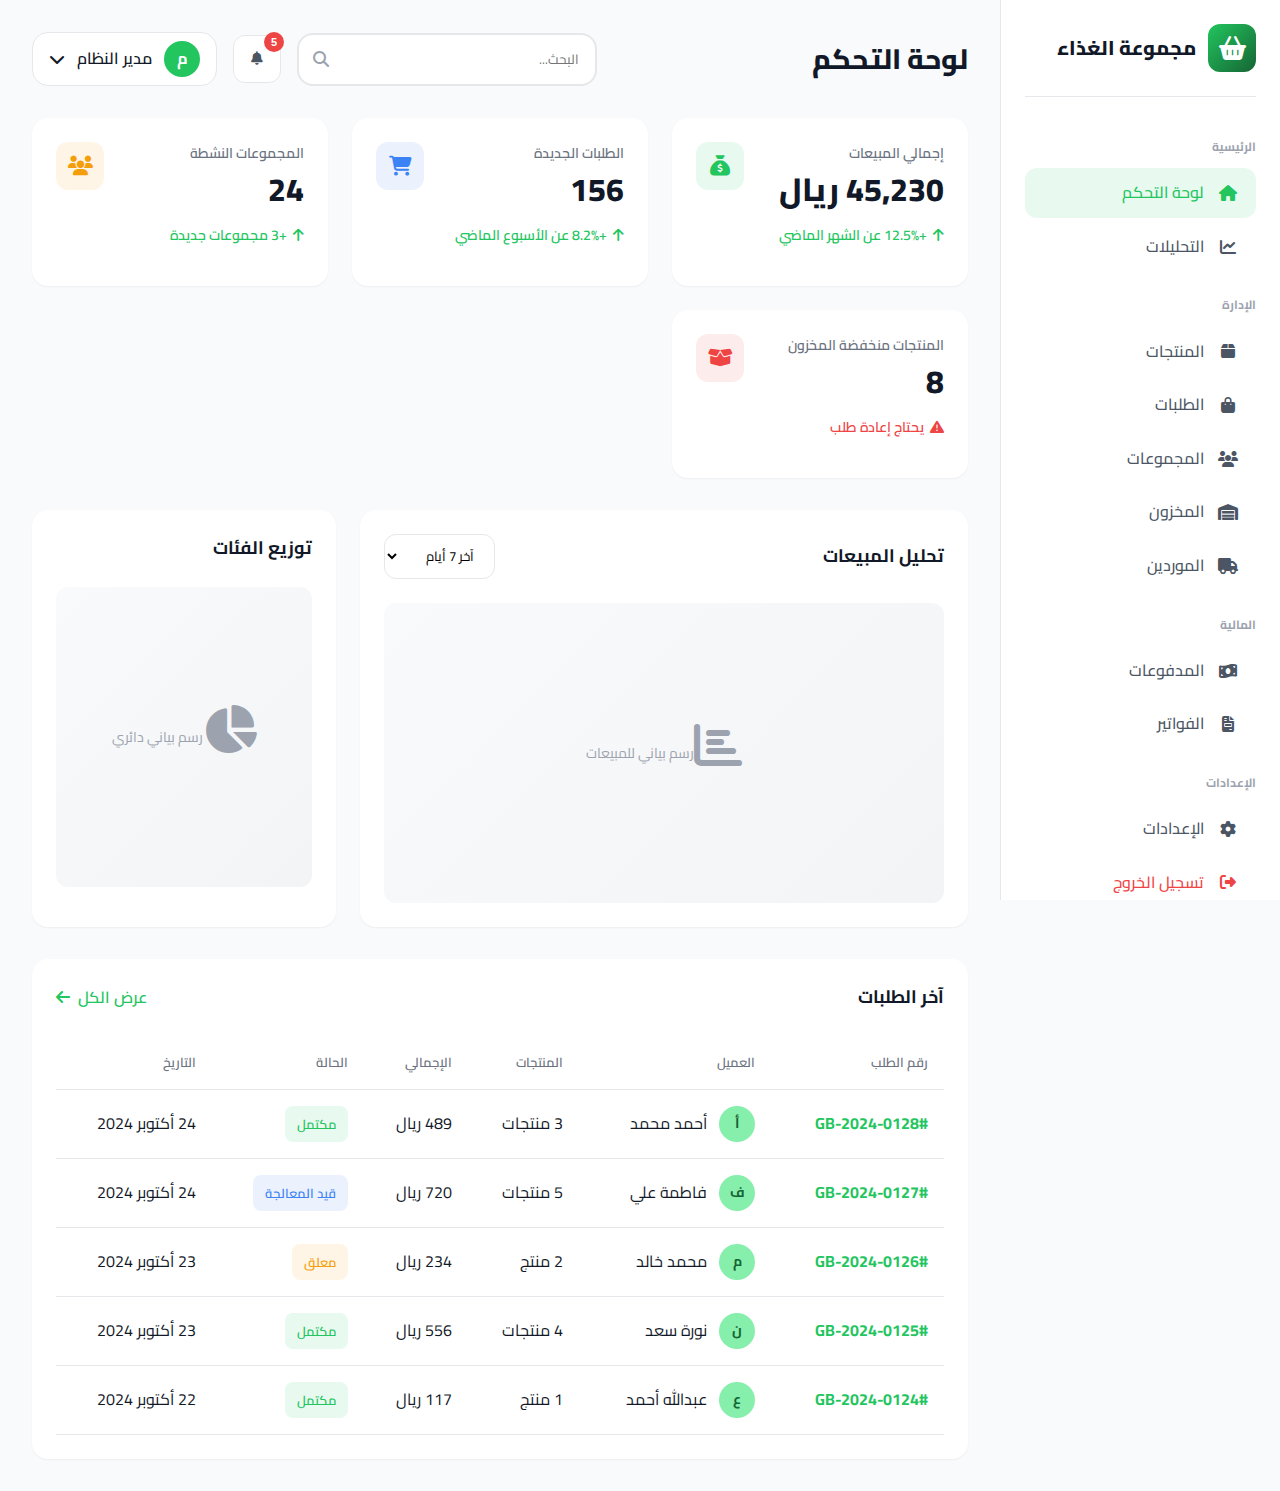
<file: dashboard.html>
<!DOCTYPE html>
<html lang="ar" dir="rtl">
<head>
    <meta charset="UTF-8">
    <meta name="viewport" content="width=device-width, initial-scale=1.0">
    <title>لوحة التحكم - مجموعة الغذاء</title>
    <link href="https://fonts.googleapis.com/css2?family=Cairo:wght@300;400;500;600;700;800&display=swap" rel="stylesheet">
    <link rel="stylesheet" href="https://cdnjs.cloudflare.com/ajax/libs/font-awesome/6.4.0/css/all.min.css">
    <style>
        :root {
            --primary: #22C55E;
            --primary-light: #86EFAC;
            --primary-dark: #166534;
            --secondary: #3B82F6;
            --accent: #F59E0B;
            --danger: #EF4444;
            --dark: #0F172A;
            --gray-900: #111827;
            --gray-700: #374151;
            --gray-600: #4B5563;
            --gray-500: #6B7280;
            --gray-400: #9CA3AF;
            --gray-300: #D1D5DB;
            --gray-200: #E5E7EB;
            --gray-100: #F3F4F6;
            --gray-50: #F9FAFB;
            --white: #FFFFFF;
            --radius-sm: 8px;
            --radius-md: 12px;
            --radius-lg: 16px;
            --radius-xl: 24px;
            --shadow-sm: 0 1px 2px 0 rgba(0, 0, 0, 0.05);
            --shadow-md: 0 4px 6px -1px rgba(0, 0, 0, 0.1);
            --shadow-lg: 0 10px 15px -3px rgba(0, 0, 0, 0.1);
            --shadow-xl: 0 20px 25px -5px rgba(0, 0, 0, 0.1);
        }

        * {
            margin: 0;
            padding: 0;
            box-sizing: border-box;
        }

        body {
            font-family: 'Cairo', sans-serif;
            background-color: var(--gray-50);
            color: var(--gray-900);
            line-height: 1.6;
        }

        /* Admin Layout */
        .admin-layout {
            display: grid;
            grid-template-columns: 280px 1fr;
            min-height: 100vh;
        }

        /* Sidebar */
        .sidebar {
            background: var(--white);
            border-left: 1px solid var(--gray-200);
            padding: 24px;
            position: sticky;
            top: 0;
            height: 100vh;
            overflow-y: auto;
        }

        .sidebar-logo {
            display: flex;
            align-items: center;
            gap: 12px;
            margin-bottom: 40px;
            padding-bottom: 24px;
            border-bottom: 1px solid var(--gray-200);
        }

        .sidebar-logo-icon {
            width: 48px;
            height: 48px;
            background: linear-gradient(135deg, var(--primary) 0%, var(--primary-dark) 100%);
            border-radius: var(--radius-md);
            display: flex;
            align-items: center;
            justify-content: center;
            color: var(--white);
            font-size: 24px;
        }

        .sidebar-logo-text {
            font-size: 20px;
            font-weight: 800;
            color: var(--gray-900);
        }

        .sidebar-menu {
            list-style: none;
        }

        .menu-category {
            font-size: 12px;
            font-weight: 700;
            color: var(--gray-400);
            text-transform: uppercase;
            margin: 24px 0 12px;
            letter-spacing: 0.5px;
        }

        .menu-item {
            margin-bottom: 4px;
        }

        .menu-link {
            display: flex;
            align-items: center;
            gap: 12px;
            padding: 12px 16px;
            color: var(--gray-600);
            text-decoration: none;
            border-radius: var(--radius-md);
            transition: all 0.3s;
            font-weight: 500;
        }

        .menu-link:hover,
        .menu-link.active {
            background: rgba(34, 197, 94, 0.1);
            color: var(--primary);
        }

        .menu-link i {
            width: 24px;
            text-align: center;
        }

        /* Main Content */
        .main-content {
            padding: 32px;
        }

        /* Top Bar */
        .top-bar {
            display: flex;
            justify-content: space-between;
            align-items: center;
            margin-bottom: 32px;
        }

        .page-title {
            font-size: 28px;
            font-weight: 800;
        }

        .top-actions {
            display: flex;
            gap: 16px;
            align-items: center;
        }

        .search-box {
            position: relative;
        }

        .search-box input {
            padding: 12px 16px 12px 48px;
            border: 2px solid var(--gray-200);
            border-radius: var(--radius-lg);
            font-family: 'Cairo', sans-serif;
            width: 300px;
            transition: all 0.3s;
        }

        .search-box input:focus {
            outline: none;
            border-color: var(--primary);
        }

        .search-box i {
            position: absolute;
            left: 16px;
            top: 50%;
            transform: translateY(-50%);
            color: var(--gray-400);
        }

        .notification-btn {
            width: 48px;
            height: 48px;
            background: var(--white);
            border: 1px solid var(--gray-200);
            border-radius: var(--radius-md);
            display: flex;
            align-items: center;
            justify-content: center;
            color: var(--gray-600);
            cursor: pointer;
            position: relative;
            transition: all 0.3s;
        }

        .notification-btn:hover {
            border-color: var(--primary);
            color: var(--primary);
        }

        .notification-badge {
            position: absolute;
            top: -4px;
            right: -4px;
            width: 20px;
            height: 20px;
            background: var(--danger);
            color: var(--white);
            border-radius: 50%;
            display: flex;
            align-items: center;
            justify-content: center;
            font-size: 11px;
            font-weight: 700;
        }

        .user-menu {
            display: flex;
            align-items: center;
            gap: 12px;
            padding: 8px 16px;
            background: var(--white);
            border: 1px solid var(--gray-200);
            border-radius: var(--radius-lg);
            cursor: pointer;
            transition: all 0.3s;
        }

        .user-menu:hover {
            border-color: var(--primary);
        }

        .user-avatar {
            width: 36px;
            height: 36px;
            background: var(--primary);
            border-radius: 50%;
            display: flex;
            align-items: center;
            justify-content: center;
            color: var(--white);
            font-weight: 700;
        }

        /* Stats Grid */
        .stats-grid {
            display: grid;
            grid-template-columns: repeat(auto-fit, minmax(260px, 1fr));
            gap: 24px;
            margin-bottom: 32px;
        }

        .stat-card {
            background: var(--white);
            border-radius: var(--radius-lg);
            padding: 24px;
            box-shadow: var(--shadow-sm);
            transition: all 0.3s;
        }

        .stat-card:hover {
            box-shadow: var(--shadow-md);
            transform: translateY(-4px);
        }

        .stat-header {
            display: flex;
            justify-content: space-between;
            align-items: flex-start;
            margin-bottom: 16px;
        }

        .stat-title {
            font-size: 14px;
            color: var(--gray-500);
            font-weight: 600;
        }

        .stat-icon {
            width: 48px;
            height: 48px;
            border-radius: var(--radius-md);
            display: flex;
            align-items: center;
            justify-content: center;
            font-size: 20px;
        }

        .stat-icon.green {
            background: rgba(34, 197, 94, 0.1);
            color: var(--primary);
        }

        .stat-icon.blue {
            background: rgba(59, 130, 246, 0.1);
            color: var(--secondary);
        }

        .stat-icon.orange {
            background: rgba(245, 158, 11, 0.1);
            color: var(--accent);
        }

        .stat-icon.red {
            background: rgba(239, 68, 68, 0.1);
            color: var(--danger);
        }

        .stat-value {
            font-size: 32px;
            font-weight: 800;
            color: var(--gray-900);
            margin-bottom: 8px;
        }

        .stat-change {
            display: flex;
            align-items: center;
            gap: 6px;
            font-size: 14px;
            font-weight: 600;
        }

        .stat-change.positive {
            color: var(--primary);
        }

        .stat-change.negative {
            color: var(--danger);
        }

        /* Charts Section */
        .charts-grid {
            display: grid;
            grid-template-columns: 2fr 1fr;
            gap: 24px;
            margin-bottom: 32px;
        }

        .chart-card {
            background: var(--white);
            border-radius: var(--radius-lg);
            padding: 24px;
            box-shadow: var(--shadow-sm);
        }

        .chart-header {
            display: flex;
            justify-content: space-between;
            align-items: center;
            margin-bottom: 24px;
        }

        .chart-title {
            font-size: 18px;
            font-weight: 700;
        }

        .chart-filter {
            padding: 8px 16px;
            border: 1px solid var(--gray-200);
            border-radius: var(--radius-md);
            font-family: 'Cairo', sans-serif;
            background: var(--white);
            cursor: pointer;
        }

        /* Chart Placeholder */
        .chart-placeholder {
            height: 300px;
            background: linear-gradient(135deg, var(--gray-50) 0%, var(--gray-100) 100%);
            border-radius: var(--radius-md);
            display: flex;
            align-items: center;
            justify-content: center;
            color: var(--gray-400);
            font-size: 14px;
        }

        /* Recent Orders */
        .orders-section {
            background: var(--white);
            border-radius: var(--radius-lg);
            padding: 24px;
            box-shadow: var(--shadow-sm);
        }

        .section-header {
            display: flex;
            justify-content: space-between;
            align-items: center;
            margin-bottom: 24px;
        }

        .btn-view-all {
            color: var(--primary);
            text-decoration: none;
            font-weight: 600;
            display: flex;
            align-items: center;
            gap: 8px;
        }

        .data-table {
            width: 100%;
            border-collapse: collapse;
        }

        .data-table th {
            text-align: right;
            padding: 16px;
            font-size: 13px;
            font-weight: 600;
            color: var(--gray-500);
            text-transform: uppercase;
            border-bottom: 1px solid var(--gray-200);
        }

        .data-table td {
            padding: 16px;
            border-bottom: 1px solid var(--gray-200);
        }

        .data-table tr:hover {
            background: var(--gray-50);
        }

        .order-id {
            font-weight: 700;
            color: var(--primary);
        }

        .customer-info {
            display: flex;
            align-items: center;
            gap: 12px;
        }

        .customer-avatar {
            width: 36px;
            height: 36px;
            background: var(--primary-light);
            border-radius: 50%;
            display: flex;
            align-items: center;
            justify-content: center;
            color: var(--primary-dark);
            font-weight: 700;
            font-size: 14px;
        }

        .status-badge {
            padding: 6px 12px;
            border-radius: var(--radius-sm);
            font-size: 13px;
            font-weight: 600;
        }

        .status-completed {
            background: rgba(34, 197, 94, 0.1);
            color: var(--primary);
        }

        .status-pending {
            background: rgba(245, 158, 11, 0.1);
            color: var(--accent);
        }

        .status-processing {
            background: rgba(59, 130, 246, 0.1);
            color: var(--secondary);
        }

        /* Responsive */
        @media (max-width: 1024px) {
            .admin-layout {
                grid-template-columns: 1fr;
            }

            .sidebar {
                display: none;
            }

            .charts-grid {
                grid-template-columns: 1fr;
            }
        }

        @media (max-width: 768px) {
            .stats-grid {
                grid-template-columns: 1fr;
            }

            .data-table {
                display: block;
                overflow-x: auto;
            }
        }
    </style>
</head>
<body>
    <div class="admin-layout">
        <!-- Sidebar -->
        <aside class="sidebar">
            <div class="sidebar-logo">
                <div class="sidebar-logo-icon">
                    <i class="fas fa-shopping-basket"></i>
                </div>
                <span class="sidebar-logo-text">مجموعة الغذاء</span>
            </div>

            <nav>
                <div class="menu-category">الرئيسية</div>
                <ul class="sidebar-menu">
                    <li class="menu-item">
                        <a href="#" class="menu-link active">
                            <i class="fas fa-home"></i>
                            لوحة التحكم
                        </a>
                    </li>
                    <li class="menu-item">
                        <a href="#" class="menu-link">
                            <i class="fas fa-chart-line"></i>
                            التحليلات
                        </a>
                    </li>
                </ul>

                <div class="menu-category">الإدارة</div>
                <ul class="sidebar-menu">
                    <li class="menu-item">
                        <a href="#" class="menu-link">
                            <i class="fas fa-box"></i>
                            المنتجات
                        </a>
                    </li>
                    <li class="menu-item">
                        <a href="#" class="menu-link">
                            <i class="fas fa-shopping-bag"></i>
                            الطلبات
                        </a>
                    </li>
                    <li class="menu-item">
                        <a href="#" class="menu-link">
                            <i class="fas fa-users"></i>
                            المجموعات
                        </a>
                    </li>
                    <li class="menu-item">
                        <a href="#" class="menu-link">
                            <i class="fas fa-warehouse"></i>
                            المخزون
                        </a>
                    </li>
                    <li class="menu-item">
                        <a href="#" class="menu-link">
                            <i class="fas fa-truck"></i>
                            الموردين
                        </a>
                    </li>
                </ul>

                <div class="menu-category">المالية</div>
                <ul class="sidebar-menu">
                    <li class="menu-item">
                        <a href="#" class="menu-link">
                            <i class="fas fa-money-bill-wave"></i>
                            المدفوعات
                        </a>
                    </li>
                    <li class="menu-item">
                        <a href="#" class="menu-link">
                            <i class="fas fa-file-invoice"></i>
                            الفواتير
                        </a>
                    </li>
                </ul>

                <div class="menu-category">الإعدادات</div>
                <ul class="sidebar-menu">
                    <li class="menu-item">
                        <a href="#" class="menu-link">
                            <i class="fas fa-cog"></i>
                            الإعدادات
                        </a>
                    </li>
                    <li class="menu-item">
                        <a href="#" class="menu-link" style="color: var(--danger);">
                            <i class="fas fa-sign-out-alt"></i>
                            تسجيل الخروج
                        </a>
                    </li>
                </ul>
            </nav>
        </aside>

        <!-- Main Content -->
        <main class="main-content">
            <!-- Top Bar -->
            <div class="top-bar">
                <h1 class="page-title">لوحة التحكم</h1>
                <div class="top-actions">
                    <div class="search-box">
                        <input type="text" placeholder="البحث...">
                        <i class="fas fa-search"></i>
                    </div>
                    <button class="notification-btn">
                        <i class="fas fa-bell"></i>
                        <span class="notification-badge">5</span>
                    </button>
                    <div class="user-menu">
                        <div class="user-avatar">م</div>
                        <span style="font-weight: 600;">مدير النظام</span>
                        <i class="fas fa-chevron-down"></i>
                    </div>
                </div>
            </div>

            <!-- Stats Grid -->
            <div class="stats-grid">
                <div class="stat-card">
                    <div class="stat-header">
                        <div>
                            <div class="stat-title">إجمالي المبيعات</div>
                            <div class="stat-value">45,230 ريال</div>
                            <div class="stat-change positive">
                                <i class="fas fa-arrow-up"></i>
                                +12.5% عن الشهر الماضي
                            </div>
                        </div>
                        <div class="stat-icon green">
                            <i class="fas fa-sack-dollar"></i>
                        </div>
                    </div>
                </div>

                <div class="stat-card">
                    <div class="stat-header">
                        <div>
                            <div class="stat-title">الطلبات الجديدة</div>
                            <div class="stat-value">156</div>
                            <div class="stat-change positive">
                                <i class="fas fa-arrow-up"></i>
                                +8.2% عن الأسبوع الماضي
                            </div>
                        </div>
                        <div class="stat-icon blue">
                            <i class="fas fa-shopping-cart"></i>
                        </div>
                    </div>
                </div>

                <div class="stat-card">
                    <div class="stat-header">
                        <div>
                            <div class="stat-title">المجموعات النشطة</div>
                            <div class="stat-value">24</div>
                            <div class="stat-change positive">
                                <i class="fas fa-arrow-up"></i>
                                +3 مجموعات جديدة
                            </div>
                        </div>
                        <div class="stat-icon orange">
                            <i class="fas fa-users"></i>
                        </div>
                    </div>
                </div>

                <div class="stat-card">
                    <div class="stat-header">
                        <div>
                            <div class="stat-title">المنتجات منخفضة المخزون</div>
                            <div class="stat-value">8</div>
                            <div class="stat-change negative">
                                <i class="fas fa-exclamation-triangle"></i>
                                يحتاج إعادة طلب
                            </div>
                        </div>
                        <div class="stat-icon red">
                            <i class="fas fa-box-open"></i>
                        </div>
                    </div>
                </div>
            </div>

            <!-- Charts -->
            <div class="charts-grid">
                <div class="chart-card">
                    <div class="chart-header">
                        <h3 class="chart-title">تحليل المبيعات</h3>
                        <select class="chart-filter">
                            <option>آخر 7 أيام</option>
                            <option>آخر 30 يوم</option>
                            <option>هذا الشهر</option>
                        </select>
                    </div>
                    <div class="chart-placeholder">
                        <i class="fas fa-chart-bar" style="font-size: 48px; margin-bottom: 16px;"></i>
                        <div>رسم بياني للمبيعات</div>
                    </div>
                </div>

                <div class="chart-card">
                    <div class="chart-header">
                        <h3 class="chart-title">توزيع الفئات</h3>
                    </div>
                    <div class="chart-placeholder">
                        <i class="fas fa-chart-pie" style="font-size: 48px; margin-bottom: 16px;"></i>
                        <div>رسم بياني دائري</div>
                    </div>
                </div>
            </div>

            <!-- Recent Orders -->
            <div class="orders-section">
                <div class="section-header">
                    <h3 class="chart-title">آخر الطلبات</h3>
                    <a href="#" class="btn-view-all">
                        عرض الكل
                        <i class="fas fa-arrow-left"></i>
                    </a>
                </div>
                <table class="data-table">
                    <thead>
                        <tr>
                            <th>رقم الطلب</th>
                            <th>العميل</th>
                            <th>المنتجات</th>
                            <th>الإجمالي</th>
                            <th>الحالة</th>
                            <th>التاريخ</th>
                        </tr>
                    </thead>
                    <tbody>
                        <tr>
                            <td><span class="order-id">#GB-2024-0128</span></td>
                            <td>
                                <div class="customer-info">
                                    <div class="customer-avatar">أ</div>
                                    <span>أحمد محمد</span>
                                </div>
                            </td>
                            <td>3 منتجات</td>
                            <td>489 ريال</td>
                            <td><span class="status-badge status-completed">مكتمل</span></td>
                            <td>24 أكتوبر 2024</td>
                        </tr>
                        <tr>
                            <td><span class="order-id">#GB-2024-0127</span></td>
                            <td>
                                <div class="customer-info">
                                    <div class="customer-avatar">ف</div>
                                    <span>فاطمة علي</span>
                                </div>
                            </td>
                            <td>5 منتجات</td>
                            <td>720 ريال</td>
                            <td><span class="status-badge status-processing">قيد المعالجة</span></td>
                            <td>24 أكتوبر 2024</td>
                        </tr>
                        <tr>
                            <td><span class="order-id">#GB-2024-0126</span></td>
                            <td>
                                <div class="customer-info">
                                    <div class="customer-avatar">م</div>
                                    <span>محمد خالد</span>
                                </div>
                            </td>
                            <td>2 منتج</td>
                            <td>234 ريال</td>
                            <td><span class="status-badge status-pending">معلق</span></td>
                            <td>23 أكتوبر 2024</td>
                        </tr>
                        <tr>
                            <td><span class="order-id">#GB-2024-0125</span></td>
                            <td>
                                <div class="customer-info">
                                    <div class="customer-avatar">ن</div>
                                    <span>نورة سعد</span>
                                </div>
                            </td>
                            <td>4 منتجات</td>
                            <td>556 ريال</td>
                            <td><span class="status-badge status-completed">مكتمل</span></td>
                            <td>23 أكتوبر 2024</td>
                        </tr>
                        <tr>
                            <td><span class="order-id">#GB-2024-0124</span></td>
                            <td>
                                <div class="customer-info">
                                    <div class="customer-avatar">ع</div>
                                    <span>عبدالله أحمد</span>
                                </div>
                            </td>
                            <td>1 منتج</td>
                            <td>117 ريال</td>
                            <td><span class="status-badge status-completed">مكتمل</span></td>
                            <td>22 أكتوبر 2024</td>
                        </tr>
                    </tbody>
                </table>
            </div>
        </main>
    </div>
</body>
</html>
</file>
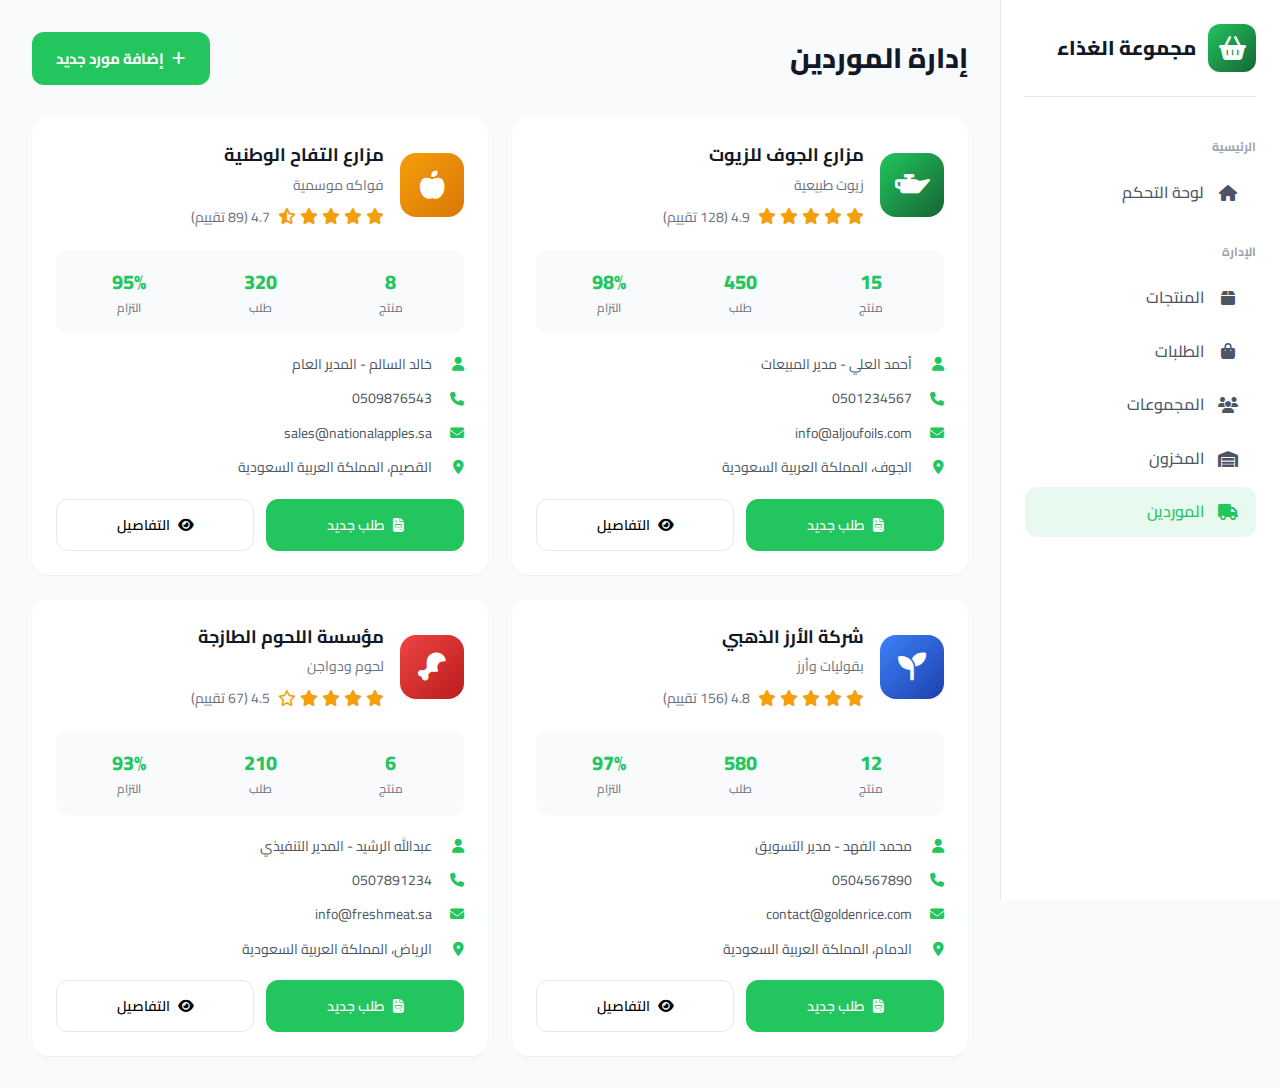
<file: suppliers.html>
<!DOCTYPE html>
<html lang="ar" dir="rtl">
<head>
    <meta charset="UTF-8">
    <meta name="viewport" content="width=device-width, initial-scale=1.0">
    <title>إدارة الموردين - مجموعة الغذاء</title>
    <link href="https://fonts.googleapis.com/css2?family=Cairo:wght@300;400;500;600;700;800&display=swap" rel="stylesheet">
    <link rel="stylesheet" href="https://cdnjs.cloudflare.com/ajax/libs/font-awesome/6.4.0/css/all.min.css">
    <style>
        :root {
            --primary: #22C55E;
            --primary-light: #86EFAC;
            --primary-dark: #166534;
            --secondary: #3B82F6;
            --accent: #F59E0B;
            --danger: #EF4444;
            --dark: #0F172A;
            --gray-900: #111827;
            --gray-700: #374151;
            --gray-600: #4B5563;
            --gray-500: #6B7280;
            --gray-400: #9CA3AF;
            --gray-300: #D1D5DB;
            --gray-200: #E5E7EB;
            --gray-100: #F3F4F6;
            --gray-50: #F9FAFB;
            --white: #FFFFFF;
            --radius-sm: 8px;
            --radius-md: 12px;
            --radius-lg: 16px;
            --radius-xl: 24px;
            --shadow-sm: 0 1px 2px 0 rgba(0, 0, 0, 0.05);
            --shadow-md: 0 4px 6px -1px rgba(0, 0, 0, 0.1);
            --shadow-lg: 0 10px 15px -3px rgba(0, 0, 0, 0.1);
        }

        * {
            margin: 0;
            padding: 0;
            box-sizing: border-box;
        }

        body {
            font-family: 'Cairo', sans-serif;
            background-color: var(--gray-50);
            color: var(--gray-900);
            line-height: 1.6;
        }

        .admin-layout {
            display: grid;
            grid-template-columns: 280px 1fr;
            min-height: 100vh;
        }

        .sidebar {
            background: var(--white);
            border-left: 1px solid var(--gray-200);
            padding: 24px;
            position: sticky;
            top: 0;
            height: 100vh;
            overflow-y: auto;
        }

        .sidebar-logo {
            display: flex;
            align-items: center;
            gap: 12px;
            margin-bottom: 40px;
            padding-bottom: 24px;
            border-bottom: 1px solid var(--gray-200);
        }

        .sidebar-logo-icon {
            width: 48px;
            height: 48px;
            background: linear-gradient(135deg, var(--primary) 0%, var(--primary-dark) 100%);
            border-radius: var(--radius-md);
            display: flex;
            align-items: center;
            justify-content: center;
            color: var(--white);
            font-size: 24px;
        }

        .sidebar-logo-text {
            font-size: 20px;
            font-weight: 800;
        }

        .sidebar-menu {
            list-style: none;
        }

        .menu-category {
            font-size: 12px;
            font-weight: 700;
            color: var(--gray-400);
            text-transform: uppercase;
            margin: 24px 0 12px;
            letter-spacing: 0.5px;
        }

        .menu-item {
            margin-bottom: 4px;
        }

        .menu-link {
            display: flex;
            align-items: center;
            gap: 12px;
            padding: 12px 16px;
            color: var(--gray-600);
            text-decoration: none;
            border-radius: var(--radius-md);
            transition: all 0.3s;
            font-weight: 500;
        }

        .menu-link:hover,
        .menu-link.active {
            background: rgba(34, 197, 94, 0.1);
            color: var(--primary);
        }

        .menu-link i {
            width: 24px;
            text-align: center;
        }

        .main-content {
            padding: 32px;
        }

        .top-bar {
            display: flex;
            justify-content: space-between;
            align-items: center;
            margin-bottom: 32px;
        }

        .page-title {
            font-size: 28px;
            font-weight: 800;
        }

        .btn-primary {
            padding: 12px 24px;
            background: var(--primary);
            color: var(--white);
            border: none;
            border-radius: var(--radius-md);
            font-family: 'Cairo', sans-serif;
            font-size: 15px;
            font-weight: 700;
            cursor: pointer;
            display: flex;
            align-items: center;
            gap: 8px;
            transition: all 0.3s;
            text-decoration: none;
        }

        .btn-primary:hover {
            background: var(--primary-dark);
        }

        .suppliers-grid {
            display: grid;
            grid-template-columns: repeat(auto-fill, minmax(350px, 1fr));
            gap: 24px;
        }

        .supplier-card {
            background: var(--white);
            border-radius: var(--radius-lg);
            padding: 24px;
            box-shadow: var(--shadow-sm);
            transition: all 0.3s;
        }

        .supplier-card:hover {
            box-shadow: var(--shadow-lg);
            transform: translateY(-4px);
        }

        .supplier-header {
            display: flex;
            align-items: center;
            gap: 16px;
            margin-bottom: 20px;
        }

        .supplier-avatar {
            width: 64px;
            height: 64px;
            background: linear-gradient(135deg, var(--primary) 0%, var(--primary-dark) 100%);
            border-radius: var(--radius-lg);
            display: flex;
            align-items: center;
            justify-content: center;
            color: var(--white);
            font-size: 28px;
        }

        .supplier-info h3 {
            font-size: 18px;
            font-weight: 700;
            margin-bottom: 4px;
        }

        .supplier-type {
            font-size: 14px;
            color: var(--gray-500);
        }

        .supplier-stats {
            display: grid;
            grid-template-columns: repeat(3, 1fr);
            gap: 16px;
            margin-bottom: 20px;
            padding: 16px;
            background: var(--gray-50);
            border-radius: var(--radius-md);
        }

        .supplier-stat {
            text-align: center;
        }

        .supplier-stat-value {
            font-size: 20px;
            font-weight: 800;
            color: var(--primary);
        }

        .supplier-stat-label {
            font-size: 12px;
            color: var(--gray-500);
        }

        .supplier-contact {
            margin-bottom: 20px;
        }

        .contact-item {
            display: flex;
            align-items: center;
            gap: 12px;
            margin-bottom: 12px;
            color: var(--gray-600);
            font-size: 14px;
        }

        .contact-item i {
            width: 20px;
            color: var(--primary);
        }

        .supplier-actions {
            display: flex;
            gap: 12px;
        }

        .btn-action {
            flex: 1;
            padding: 12px;
            border: 1px solid var(--gray-200);
            background: var(--white);
            border-radius: var(--radius-md);
            cursor: pointer;
            font-family: 'Cairo', sans-serif;
            font-size: 14px;
            font-weight: 600;
            transition: all 0.3s;
            display: flex;
            align-items: center;
            justify-content: center;
            gap: 8px;
        }

        .btn-action:hover {
            background: var(--gray-100);
        }

        .btn-action.primary {
            background: var(--primary);
            color: var(--white);
            border-color: var(--primary);
        }

        .btn-action.primary:hover {
            background: var(--primary-dark);
        }

        .rating {
            display: flex;
            align-items: center;
            gap: 8px;
            margin-top: 8px;
        }

        .stars {
            color: var(--accent);
        }

        .rating-text {
            font-size: 14px;
            color: var(--gray-500);
        }

        @media (max-width: 1024px) {
            .admin-layout {
                grid-template-columns: 1fr;
            }

            .sidebar {
                display: none;
            }

            .suppliers-grid {
                grid-template-columns: 1fr;
            }
        }
    </style>
</head>
<body>
    <div class="admin-layout">
        <aside class="sidebar">
            <div class="sidebar-logo">
                <div class="sidebar-logo-icon">
                    <i class="fas fa-shopping-basket"></i>
                </div>
                <span class="sidebar-logo-text">مجموعة الغذاء</span>
            </div>

            <nav>
                <div class="menu-category">الرئيسية</div>
                <ul class="sidebar-menu">
                    <li class="menu-item">
                        <a href="dashboard.html" class="menu-link">
                            <i class="fas fa-home"></i>
                            لوحة التحكم
                        </a>
                    </li>
                </ul>

                <div class="menu-category">الإدارة</div>
                <ul class="sidebar-menu">
                    <li class="menu-item">
                        <a href="products.html" class="menu-link">
                            <i class="fas fa-box"></i>
                            المنتجات
                        </a>
                    </li>
                    <li class="menu-item">
                        <a href="orders.html" class="menu-link">
                            <i class="fas fa-shopping-bag"></i>
                            الطلبات
                        </a>
                    </li>
                    <li class="menu-item">
                        <a href="groups.html" class="menu-link">
                            <i class="fas fa-users"></i>
                            المجموعات
                        </a>
                    </li>
                    <li class="menu-item">
                        <a href="inventory.html" class="menu-link">
                            <i class="fas fa-warehouse"></i>
                            المخزون
                        </a>
                    </li>
                    <li class="menu-item">
                        <a href="suppliers.html" class="menu-link active">
                            <i class="fas fa-truck"></i>
                            الموردين
                        </a>
                    </li>
                </ul>
            </nav>
        </aside>

        <main class="main-content">
            <div class="top-bar">
                <h1 class="page-title">إدارة الموردين</h1>
                <button class="btn-primary">
                    <i class="fas fa-plus"></i>
                    إضافة مورد جديد
                </button>
            </div>

            <div class="suppliers-grid">
                <div class="supplier-card">
                    <div class="supplier-header">
                        <div class="supplier-avatar">
                            <i class="fas fa-oil-can"></i>
                        </div>
                        <div class="supplier-info">
                            <h3>مزارع الجوف للزيوت</h3>
                            <div class="supplier-type">زيوت طبيعية</div>
                            <div class="rating">
                                <span class="stars">
                                    <i class="fas fa-star"></i>
                                    <i class="fas fa-star"></i>
                                    <i class="fas fa-star"></i>
                                    <i class="fas fa-star"></i>
                                    <i class="fas fa-star"></i>
                                </span>
                                <span class="rating-text">4.9 (128 تقييم)</span>
                            </div>
                        </div>
                    </div>

                    <div class="supplier-stats">
                        <div class="supplier-stat">
                            <div class="supplier-stat-value">15</div>
                            <div class="supplier-stat-label">منتج</div>
                        </div>
                        <div class="supplier-stat">
                            <div class="supplier-stat-value">450</div>
                            <div class="supplier-stat-label">طلب</div>
                        </div>
                        <div class="supplier-stat">
                            <div class="supplier-stat-value">98%</div>
                            <div class="supplier-stat-label">التزام</div>
                        </div>
                    </div>

                    <div class="supplier-contact">
                        <div class="contact-item">
                            <i class="fas fa-user"></i>
                            أحمد العلي - مدير المبيعات
                        </div>
                        <div class="contact-item">
                            <i class="fas fa-phone"></i>
                            0501234567
                        </div>
                        <div class="contact-item">
                            <i class="fas fa-envelope"></i>
                            info@aljoufoils.com
                        </div>
                        <div class="contact-item">
                            <i class="fas fa-map-marker-alt"></i>
                            الجوف، المملكة العربية السعودية
                        </div>
                    </div>

                    <div class="supplier-actions">
                        <button class="btn-action primary">
                            <i class="fas fa-file-invoice"></i>
                            طلب جديد
                        </button>
                        <button class="btn-action">
                            <i class="fas fa-eye"></i>
                            التفاصيل
                        </button>
                    </div>
                </div>

                <div class="supplier-card">
                    <div class="supplier-header">
                        <div class="supplier-avatar" style="background: linear-gradient(135deg, var(--accent) 0%, #D97706 100%);">
                            <i class="fas fa-apple-alt"></i>
                        </div>
                        <div class="supplier-info">
                            <h3>مزارع التفاح الوطنية</h3>
                            <div class="supplier-type">فواكه موسمية</div>
                            <div class="rating">
                                <span class="stars">
                                    <i class="fas fa-star"></i>
                                    <i class="fas fa-star"></i>
                                    <i class="fas fa-star"></i>
                                    <i class="fas fa-star"></i>
                                    <i class="fas fa-star-half-alt"></i>
                                </span>
                                <span class="rating-text">4.7 (89 تقييم)</span>
                            </div>
                        </div>
                    </div>

                    <div class="supplier-stats">
                        <div class="supplier-stat">
                            <div class="supplier-stat-value">8</div>
                            <div class="supplier-stat-label">منتج</div>
                        </div>
                        <div class="supplier-stat">
                            <div class="supplier-stat-value">320</div>
                            <div class="supplier-stat-label">طلب</div>
                        </div>
                        <div class="supplier-stat">
                            <div class="supplier-stat-value">95%</div>
                            <div class="supplier-stat-label">التزام</div>
                        </div>
                    </div>

                    <div class="supplier-contact">
                        <div class="contact-item">
                            <i class="fas fa-user"></i>
                            خالد السالم - المدير العام
                        </div>
                        <div class="contact-item">
                            <i class="fas fa-phone"></i>
                            0509876543
                        </div>
                        <div class="contact-item">
                            <i class="fas fa-envelope"></i>
                            sales@nationalapples.sa
                        </div>
                        <div class="contact-item">
                            <i class="fas fa-map-marker-alt"></i>
                            القصيم، المملكة العربية السعودية
                        </div>
                    </div>

                    <div class="supplier-actions">
                        <button class="btn-action primary">
                            <i class="fas fa-file-invoice"></i>
                            طلب جديد
                        </button>
                        <button class="btn-action">
                            <i class="fas fa-eye"></i>
                            التفاصيل
                        </button>
                    </div>
                </div>

                <div class="supplier-card">
                    <div class="supplier-header">
                        <div class="supplier-avatar" style="background: linear-gradient(135deg, var(--secondary) 0%, #1E40AF 100%);">
                            <i class="fas fa-seedling"></i>
                        </div>
                        <div class="supplier-info">
                            <h3>شركة الأرز الذهبي</h3>
                            <div class="supplier-type">بقوليات وأرز</div>
                            <div class="rating">
                                <span class="stars">
                                    <i class="fas fa-star"></i>
                                    <i class="fas fa-star"></i>
                                    <i class="fas fa-star"></i>
                                    <i class="fas fa-star"></i>
                                    <i class="fas fa-star"></i>
                                </span>
                                <span class="rating-text">4.8 (156 تقييم)</span>
                            </div>
                        </div>
                    </div>

                    <div class="supplier-stats">
                        <div class="supplier-stat">
                            <div class="supplier-stat-value">12</div>
                            <div class="supplier-stat-label">منتج</div>
                        </div>
                        <div class="supplier-stat">
                            <div class="supplier-stat-value">580</div>
                            <div class="supplier-stat-label">طلب</div>
                        </div>
                        <div class="supplier-stat">
                            <div class="supplier-stat-value">97%</div>
                            <div class="supplier-stat-label">التزام</div>
                        </div>
                    </div>

                    <div class="supplier-contact">
                        <div class="contact-item">
                            <i class="fas fa-user"></i>
                            محمد الفهد - مدير التسويق
                        </div>
                        <div class="contact-item">
                            <i class="fas fa-phone"></i>
                            0504567890
                        </div>
                        <div class="contact-item">
                            <i class="fas fa-envelope"></i>
                            contact@goldenrice.com
                        </div>
                        <div class="contact-item">
                            <i class="fas fa-map-marker-alt"></i>
                            الدمام، المملكة العربية السعودية
                        </div>
                    </div>

                    <div class="supplier-actions">
                        <button class="btn-action primary">
                            <i class="fas fa-file-invoice"></i>
                            طلب جديد
                        </button>
                        <button class="btn-action">
                            <i class="fas fa-eye"></i>
                            التفاصيل
                        </button>
                    </div>
                </div>

                <div class="supplier-card">
                    <div class="supplier-header">
                        <div class="supplier-avatar" style="background: linear-gradient(135deg, var(--danger) 0%, #B91C1C 100%);">
                            <i class="fas fa-drumstick-bite"></i>
                        </div>
                        <div class="supplier-info">
                            <h3>مؤسسة اللحوم الطازجة</h3>
                            <div class="supplier-type">لحوم ودواجن</div>
                            <div class="rating">
                                <span class="stars">
                                    <i class="fas fa-star"></i>
                                    <i class="fas fa-star"></i>
                                    <i class="fas fa-star"></i>
                                    <i class="fas fa-star"></i>
                                    <i class="far fa-star"></i>
                                </span>
                                <span class="rating-text">4.5 (67 تقييم)</span>
                            </div>
                        </div>
                    </div>

                    <div class="supplier-stats">
                        <div class="supplier-stat">
                            <div class="supplier-stat-value">6</div>
                            <div class="supplier-stat-label">منتج</div>
                        </div>
                        <div class="supplier-stat">
                            <div class="supplier-stat-value">210</div>
                            <div class="supplier-stat-label">طلب</div>
                        </div>
                        <div class="supplier-stat">
                            <div class="supplier-stat-value">93%</div>
                            <div class="supplier-stat-label">التزام</div>
                        </div>
                    </div>

                    <div class="supplier-contact">
                        <div class="contact-item">
                            <i class="fas fa-user"></i>
                            عبدالله الرشيد - المدير التنفيذي
                        </div>
                        <div class="contact-item">
                            <i class="fas fa-phone"></i>
                            0507891234
                        </div>
                        <div class="contact-item">
                            <i class="fas fa-envelope"></i>
                            info@freshmeat.sa
                        </div>
                        <div class="contact-item">
                            <i class="fas fa-map-marker-alt"></i>
                            الرياض، المملكة العربية السعودية
                        </div>
                    </div>

                    <div class="supplier-actions">
                        <button class="btn-action primary">
                            <i class="fas fa-file-invoice"></i>
                            طلب جديد
                        </button>
                        <button class="btn-action">
                            <i class="fas fa-eye"></i>
                            التفاصيل
                        </button>
                    </div>
                </div>
            </div>
        </main>
    </div>
</body>
</html>
</file>
